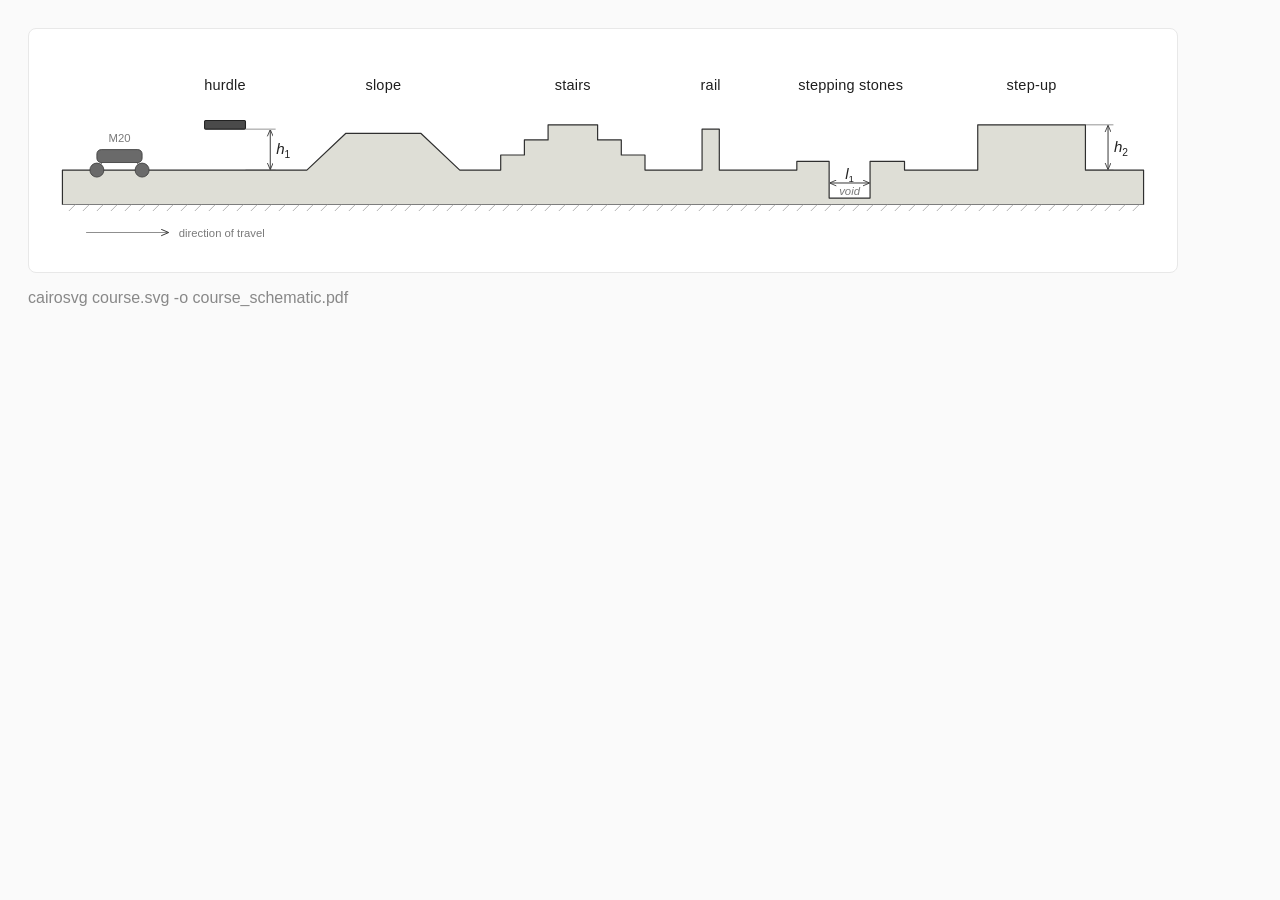
<file: scripts/reinforcement_learning/rsl_rl/report_tools/course_fig/index.html>
<!DOCTYPE html><html><head><meta charset="utf-8"><title>Fig.7 obstacle-course cross-section</title>
<style>body{background:#fafafa;margin:28px;font-family:Arial}.box{max-width:1120px;background:#fff;border:1px solid #e8e8e8;border-radius:8px;padding:14px}code{background:#f0f0f0;padding:1px 5px;border-radius:3px}</style></head><body><div class="box">
<svg xmlns="http://www.w3.org/2000/svg" viewBox="0 0 1040 196" font-family="'Nimbus Sans','Helvetica Neue',Helvetica,Arial,sans-serif">
  <defs>
    <!-- end arrowhead: points along the line (outward at the end) -->
    <marker id="ae" markerWidth="9" markerHeight="8" refX="6.3" refY="3" orient="auto">
      <path d="M0,0 L7,3 L0,6" fill="none" stroke="#333" stroke-width="0.9"/>
    </marker>
    <!-- start arrowhead: points opposite the line (outward at the start) -->
    <marker id="as" markerWidth="9" markerHeight="8" refX="0.7" refY="3" orient="auto">
      <path d="M7,0 L0,3 L7,6" fill="none" stroke="#333" stroke-width="0.9"/>
    </marker>
  </defs>
  <style>
    .terr{fill:#deded6;stroke:#2f2f2f;stroke-width:1.1;stroke-linejoin:round}
    .bar{fill:#4a4a4a;stroke:#222;stroke-width:1}
    .lab{font-size:13.5px;fill:#1f1f1f;text-anchor:middle;letter-spacing:.2px}
    .sym{font-size:14px;font-style:italic;fill:#222;text-anchor:middle}
    .ext{stroke:#5a5a5a;stroke-width:0.6}
    .dml{stroke:#333;stroke-width:0.9;marker-start:url(#as);marker-end:url(#ae)}
    .note{font-size:10.5px;fill:#7a7a7a}
    .rob{fill:#6a6a6a;stroke:#3f3f3f;stroke-width:0.8}
  </style>

  <!-- ===== terrain cross-section (continuous solid) ===== -->
  <path class="terr" d="M18,118 L245,118 L281,84 L351,84 L387,118
    L425,118 L425,104 L447,104 L447,90 L469,90 L469,76 L515,76 L515,90 L537,90 L537,104 L559,104 L559,118
    L612,118 L612,80 L628,80 L628,118
    L700,118 L700,110 L730,110 L730,144 L768,144 L768,110 L800,110 L800,118
    L868,118 L868,76 L968,76 L968,118
    L1022,118 L1022,150 L18,150 Z"/>
  <!-- engineering 'solid ground' hatch ticks under the section -->
  <g stroke="#9a9a9a" stroke-width="0.7">
    <line x1="18" y1="150" x2="1022" y2="150"/>
    <!-- ticks generated below -->
    <line x1="30" y1="150" x2="24" y2="156"/><line x1="43" y1="150" x2="37" y2="156"/><line x1="56" y1="150" x2="50" y2="156"/><line x1="69" y1="150" x2="63" y2="156"/><line x1="82" y1="150" x2="76" y2="156"/><line x1="95" y1="150" x2="89" y2="156"/><line x1="108" y1="150" x2="102" y2="156"/><line x1="121" y1="150" x2="115" y2="156"/><line x1="134" y1="150" x2="128" y2="156"/><line x1="147" y1="150" x2="141" y2="156"/><line x1="160" y1="150" x2="154" y2="156"/><line x1="173" y1="150" x2="167" y2="156"/><line x1="186" y1="150" x2="180" y2="156"/><line x1="199" y1="150" x2="193" y2="156"/><line x1="212" y1="150" x2="206" y2="156"/><line x1="225" y1="150" x2="219" y2="156"/><line x1="238" y1="150" x2="232" y2="156"/><line x1="251" y1="150" x2="245" y2="156"/><line x1="264" y1="150" x2="258" y2="156"/><line x1="277" y1="150" x2="271" y2="156"/><line x1="290" y1="150" x2="284" y2="156"/><line x1="303" y1="150" x2="297" y2="156"/><line x1="316" y1="150" x2="310" y2="156"/><line x1="329" y1="150" x2="323" y2="156"/><line x1="342" y1="150" x2="336" y2="156"/><line x1="355" y1="150" x2="349" y2="156"/><line x1="368" y1="150" x2="362" y2="156"/><line x1="381" y1="150" x2="375" y2="156"/><line x1="394" y1="150" x2="388" y2="156"/><line x1="407" y1="150" x2="401" y2="156"/><line x1="420" y1="150" x2="414" y2="156"/><line x1="433" y1="150" x2="427" y2="156"/><line x1="446" y1="150" x2="440" y2="156"/><line x1="459" y1="150" x2="453" y2="156"/><line x1="472" y1="150" x2="466" y2="156"/><line x1="485" y1="150" x2="479" y2="156"/><line x1="498" y1="150" x2="492" y2="156"/><line x1="511" y1="150" x2="505" y2="156"/><line x1="524" y1="150" x2="518" y2="156"/><line x1="537" y1="150" x2="531" y2="156"/><line x1="550" y1="150" x2="544" y2="156"/><line x1="563" y1="150" x2="557" y2="156"/><line x1="576" y1="150" x2="570" y2="156"/><line x1="589" y1="150" x2="583" y2="156"/><line x1="602" y1="150" x2="596" y2="156"/><line x1="615" y1="150" x2="609" y2="156"/><line x1="628" y1="150" x2="622" y2="156"/><line x1="641" y1="150" x2="635" y2="156"/><line x1="654" y1="150" x2="648" y2="156"/><line x1="667" y1="150" x2="661" y2="156"/><line x1="680" y1="150" x2="674" y2="156"/><line x1="693" y1="150" x2="687" y2="156"/><line x1="706" y1="150" x2="700" y2="156"/><line x1="719" y1="150" x2="713" y2="156"/><line x1="732" y1="150" x2="726" y2="156"/><line x1="745" y1="150" x2="739" y2="156"/><line x1="758" y1="150" x2="752" y2="156"/><line x1="771" y1="150" x2="765" y2="156"/><line x1="784" y1="150" x2="778" y2="156"/><line x1="797" y1="150" x2="791" y2="156"/><line x1="810" y1="150" x2="804" y2="156"/><line x1="823" y1="150" x2="817" y2="156"/><line x1="836" y1="150" x2="830" y2="156"/><line x1="849" y1="150" x2="843" y2="156"/><line x1="862" y1="150" x2="856" y2="156"/><line x1="875" y1="150" x2="869" y2="156"/><line x1="888" y1="150" x2="882" y2="156"/><line x1="901" y1="150" x2="895" y2="156"/><line x1="914" y1="150" x2="908" y2="156"/><line x1="927" y1="150" x2="921" y2="156"/><line x1="940" y1="150" x2="934" y2="156"/><line x1="953" y1="150" x2="947" y2="156"/><line x1="966" y1="150" x2="960" y2="156"/><line x1="979" y1="150" x2="973" y2="156"/><line x1="992" y1="150" x2="986" y2="156"/><line x1="1005" y1="150" x2="999" y2="156"/><line x1="1018" y1="150" x2="1012" y2="156"/>
  </g>

  <!-- crawl-under hurdle bar (floating obstacle) -->
  <rect class="bar" x="150" y="72" width="38" height="8" rx="1"/>

  <!-- ===== M20 robot: minimal flat silhouette (scale) ===== -->
  <g transform="translate(44,0)">
    <!-- symmetric wheeled-legged body: 2 legs + 2 wheels, no head -->
    <path class="rob" d="M12,109 L6,118" stroke-width="2.6" fill="none" stroke-linecap="round"/>
    <path class="rob" d="M42,109 L48,118" stroke-width="2.6" fill="none" stroke-linecap="round"/>
    <rect class="rob" x="6" y="99" width="42" height="12" rx="4"/>
    <circle class="rob" cx="6" cy="118" r="6.5"/>
    <circle class="rob" cx="48" cy="118" r="6.5"/>
    <text x="27" y="92" class="note" text-anchor="middle" fill="#555">M20</text>
  </g>

  <!-- ===== obstacle labels ===== -->
  <text class="lab" x="169" y="44">hurdle</text>
  <text class="lab" x="316" y="44">slope</text>
  <text class="lab" x="492" y="44">stairs</text>
  <text class="lab" x="620" y="44">rail</text>
  <text class="lab" x="750" y="44">stepping stones</text>
  <text class="lab" x="918" y="44">step-up</text>

  <!-- ===== dimensions (engineering style) ===== -->
  <!-- h1: hurdle clearance -->
  <line class="ext" x1="188" y1="80" x2="216" y2="80"/>
  <line class="ext" x1="188" y1="118" x2="216" y2="118"/>
  <line class="dml" x1="211" y1="81" x2="211" y2="117"/>
  <text class="sym" x="223" y="103">h<tspan dy="3.5" font-size="9.5" font-style="normal">1</tspan></text>
  <!-- l1: stepping-stone gap -->
  <line class="dml" x1="731" y1="130" x2="767" y2="130"/>
  <text class="sym" x="749" y="126">l<tspan dy="3" font-size="9" font-style="normal">1</tspan></text>
  <text class="note" x="749" y="141" text-anchor="middle" font-style="italic">void</text>
  <!-- h2: step-up height -->
  <line class="ext" x1="968" y1="76" x2="994" y2="76"/>
  <line class="ext" x1="968" y1="118" x2="994" y2="118"/>
  <line class="dml" x1="989" y1="77" x2="989" y2="117"/>
  <text class="sym" x="1001" y="101">h<tspan dy="3.5" font-size="9.5" font-style="normal">2</tspan></text>

  <!-- direction of travel -->
  <line x1="40" y1="176" x2="116" y2="176" stroke="#8f8f8f" stroke-width="1" marker-end="url(#ae)"/>
  <text class="note" x="126" y="180">direction of travel</text>
</svg>
</div><p style="color:#888">cairosvg course.svg -o course_schematic.pdf</p></body></html>
</file>
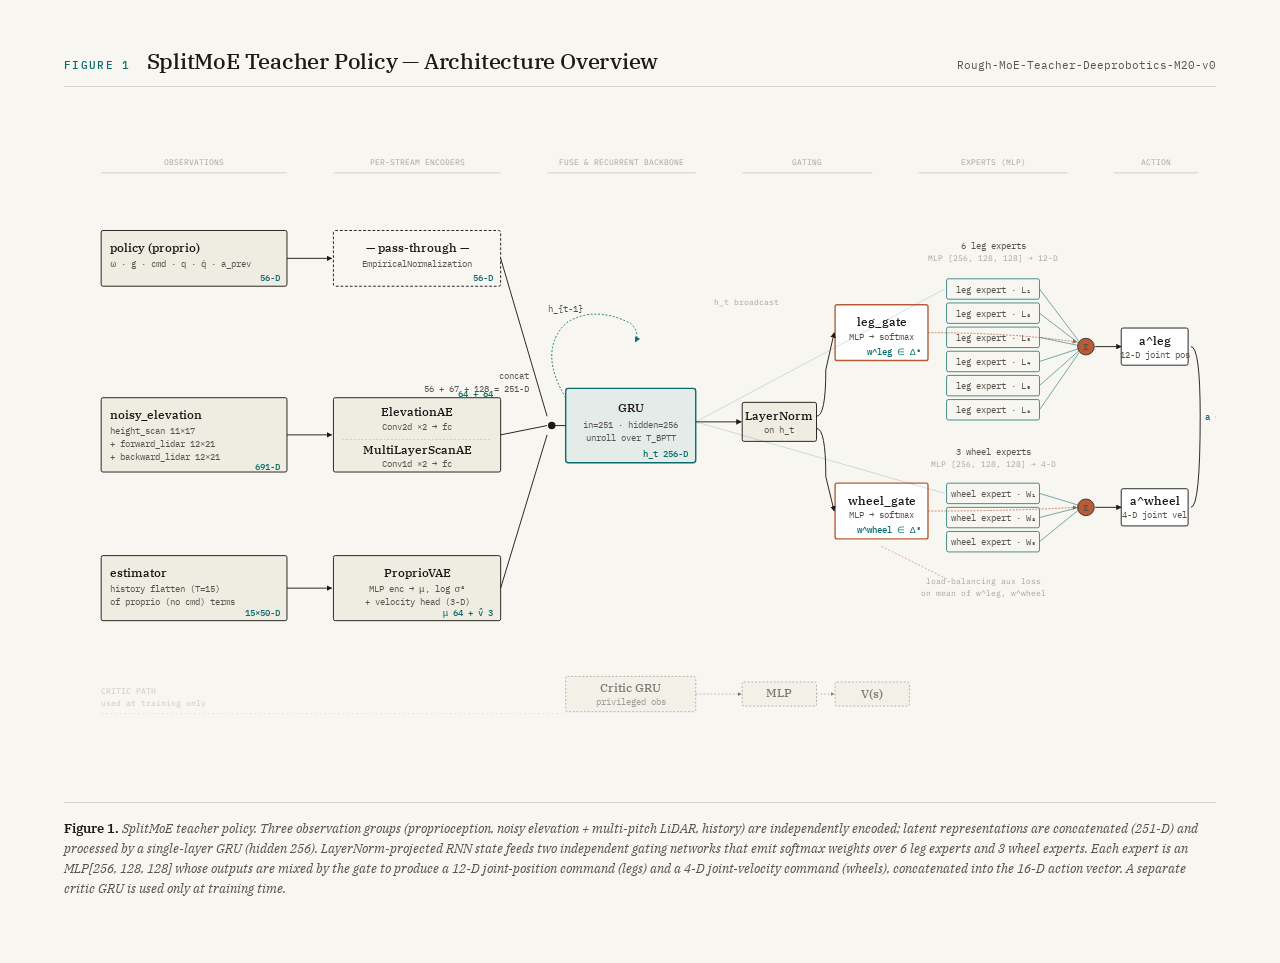
<file: docs/figures/01_architecture.html>
<!DOCTYPE html>
<html lang="en">
<head>
<meta charset="UTF-8">
<title>Figure 1 — SplitMoE Architecture</title>
<link rel="stylesheet" href="style.css">
</head>
<body>
<div class="page">

  <div class="figure-meta">
    <span class="label">Figure&nbsp;1</span>
    <span class="title">SplitMoE Teacher Policy &mdash; Architecture Overview</span>
    <span class="sub">Rough-MoE-Teacher-Deeprobotics-M20-v0</span>
  </div>

  <div class="canvas">
  <svg viewBox="0 0 1240 700" xmlns="http://www.w3.org/2000/svg" aria-label="SplitMoE architecture diagram">

    <defs>
      <!-- Arrowhead -->
      <marker id="arrow" viewBox="0 0 10 10" refX="9" refY="5"
              markerWidth="6" markerHeight="6" orient="auto-start-reverse">
        <path d="M0,0 L10,5 L0,10 z" fill="#1c1917"/>
      </marker>
      <marker id="arrow-teal" viewBox="0 0 10 10" refX="9" refY="5"
              markerWidth="6" markerHeight="6" orient="auto-start-reverse">
        <path d="M0,0 L10,5 L0,10 z" fill="#0a6b6b"/>
      </marker>
      <marker id="arrow-amber" viewBox="0 0 10 10" refX="9" refY="5"
              markerWidth="6" markerHeight="6" orient="auto-start-reverse">
        <path d="M0,0 L10,5 L0,10 z" fill="#b85c38"/>
      </marker>

      <!-- Dotted recurrent self-loop -->
      <pattern id="dots" x="0" y="0" width="4" height="4" patternUnits="userSpaceOnUse">
        <circle cx="1" cy="1" r="0.8" fill="#0a6b6b"/>
      </pattern>
    </defs>

    <!-- ============================================================
         STAGE HEADERS (column labels along the top)
         ============================================================ -->
    <g class="svg-text-tiny" text-anchor="middle">
      <text x="140" y="50">OBSERVATIONS</text>
      <text x="380" y="50">PER-STREAM ENCODERS</text>
      <text x="600" y="50">FUSE &amp; RECURRENT BACKBONE</text>
      <text x="800" y="50">GATING</text>
      <text x="1000" y="50">EXPERTS (MLP)</text>
      <text x="1175" y="50">ACTION</text>

      <line x1="40"  y1="58" x2="240" y2="58" stroke="#a8a29e" stroke-width="0.5"/>
      <line x1="290" y1="58" x2="470" y2="58" stroke="#a8a29e" stroke-width="0.5"/>
      <line x1="520" y1="58" x2="680" y2="58" stroke="#a8a29e" stroke-width="0.5"/>
      <line x1="730" y1="58" x2="870" y2="58" stroke="#a8a29e" stroke-width="0.5"/>
      <line x1="920" y1="58" x2="1080" y2="58" stroke="#a8a29e" stroke-width="0.5"/>
      <line x1="1130" y1="58" x2="1220" y2="58" stroke="#a8a29e" stroke-width="0.5"/>
    </g>

    <!-- ============================================================
         STAGE A — Observations  (x: 40..240)
         ============================================================ -->

    <g id="obs">
      <!-- A1: policy / proprio -->
      <rect x="40" y="120" width="200" height="60" rx="2"
            fill="#efece2" stroke="#1c1917" stroke-width="1"/>
      <text class="svg-text-title" x="50" y="143">policy (proprio)</text>
      <text class="svg-text-mono"  x="50" y="159">ω · g · cmd · q · q̇ · a_prev</text>
      <text class="svg-text-accent" x="232" y="174" text-anchor="end">56-D</text>

      <!-- A2: noisy_elevation -->
      <rect x="40" y="300" width="200" height="80" rx="2"
            fill="#efece2" stroke="#1c1917" stroke-width="1"/>
      <text class="svg-text-title" x="50" y="323">noisy_elevation</text>
      <text class="svg-text-mono"  x="50" y="339">height_scan 11×17</text>
      <text class="svg-text-mono"  x="50" y="353">+ forward_lidar 12×21</text>
      <text class="svg-text-mono"  x="50" y="367">+ backward_lidar 12×21</text>
      <text class="svg-text-accent" x="232" y="378" text-anchor="end">691-D</text>

      <!-- A3: estimator -->
      <rect x="40" y="470" width="200" height="70" rx="2"
            fill="#efece2" stroke="#1c1917" stroke-width="1"/>
      <text class="svg-text-title" x="50" y="493">estimator</text>
      <text class="svg-text-mono"  x="50" y="509">history flatten (T=15)</text>
      <text class="svg-text-mono"  x="50" y="523">of proprio (no cmd) terms</text>
      <text class="svg-text-accent" x="232" y="535" text-anchor="end">15×50-D</text>
    </g>

    <!-- ============================================================
         STAGE B — Encoders  (x: 290..470)
         ============================================================ -->

    <g id="encoders">
      <!-- pass-through for proprio -->
      <rect x="290" y="120" width="180" height="60" rx="2"
            fill="none" stroke="#1c1917" stroke-width="1" stroke-dasharray="3 2"/>
      <text class="svg-text-title" x="380" y="143" text-anchor="middle">— pass-through —</text>
      <text class="svg-text-mono"  x="380" y="159" text-anchor="middle">EmpiricalNormalization</text>
      <text class="svg-text-accent" x="462" y="174" text-anchor="end">56-D</text>

      <!-- ElevationAE + MultiLayerScanAE share frame -->
      <rect x="290" y="300" width="180" height="80" rx="2"
            fill="#efece2" stroke="#1c1917" stroke-width="1"/>
      <text class="svg-text-title" x="380" y="320" text-anchor="middle">ElevationAE</text>
      <text class="svg-text-mono"  x="380" y="335" text-anchor="middle">Conv2d ×2 → fc</text>
      <line x1="300" y1="345" x2="460" y2="345" stroke="#a8a29e" stroke-width="0.5" stroke-dasharray="2 2"/>
      <text class="svg-text-title" x="380" y="361" text-anchor="middle">MultiLayerScanAE</text>
      <text class="svg-text-mono"  x="380" y="375" text-anchor="middle">Conv1d ×2 → fc</text>
      <text class="svg-text-accent" x="462" y="299" text-anchor="end">64 + 64</text>

      <!-- ProprioVAE -->
      <rect x="290" y="470" width="180" height="70" rx="2"
            fill="#efece2" stroke="#1c1917" stroke-width="1"/>
      <text class="svg-text-title" x="380" y="493" text-anchor="middle">ProprioVAE</text>
      <text class="svg-text-mono"  x="380" y="509" text-anchor="middle">MLP enc → μ, log σ²</text>
      <text class="svg-text-mono"  x="380" y="523" text-anchor="middle">+ velocity head (3-D)</text>
      <text class="svg-text-accent" x="462" y="535" text-anchor="end">μ 64 + v̂ 3</text>
    </g>

    <!-- Obs → Encoder arrows -->
    <g stroke="#1c1917" stroke-width="1" fill="none" marker-end="url(#arrow)">
      <line x1="240" y1="150" x2="288" y2="150"/>
      <line x1="240" y1="340" x2="288" y2="340"/>
      <line x1="240" y1="505" x2="288" y2="505"/>
    </g>

    <!-- ============================================================
         STAGE C — Fuse + GRU  (x: 520..680)
         ============================================================ -->

    <g id="fuse-gru">
      <!-- Concat funnel (3 lines collapse into 1) -->
      <g stroke="#1c1917" stroke-width="1" fill="none">
        <line x1="470" y1="150" x2="520" y2="320"/>
        <line x1="470" y1="340" x2="520" y2="330"/>
        <line x1="470" y1="505" x2="520" y2="340"/>
      </g>
      <circle cx="525" cy="330" r="4" fill="#1c1917"/>
      <text class="svg-text-mono" x="500" y="280" text-anchor="end">concat</text>
      <text class="svg-text-mono" x="500" y="294" text-anchor="end" fill="#0a6b6b">56 + 67 + 128 = 251-D</text>

      <!-- GRU box -->
      <rect x="540" y="290" width="140" height="80" rx="3"
            fill="#e3ece9" stroke="#0a6b6b" stroke-width="1.5"/>
      <text class="svg-text-title" x="610" y="315" text-anchor="middle" fill="#0a6b6b">GRU</text>
      <text class="svg-text-mono"  x="610" y="333" text-anchor="middle">in=251 · hidden=256</text>
      <text class="svg-text-mono"  x="610" y="347" text-anchor="middle">unroll over T_BPTT</text>
      <text class="svg-text-accent" x="672" y="364" text-anchor="end">h_t 256-D</text>

      <!-- Recurrent self-loop -->
      <path d="M 540 300 Q 510 250, 540 220 Q 570 200, 610 220 Q 620 230, 615 240"
            stroke="#0a6b6b" stroke-width="1" stroke-dasharray="2 2" fill="none"
            marker-end="url(#arrow-teal)"/>
      <text class="svg-text-mono" x="540" y="208" text-anchor="middle" fill="#0a6b6b">h_{t-1}</text>

      <!-- concat → GRU connector -->
      <line x1="528" y1="330" x2="540" y2="330" stroke="#1c1917" stroke-width="1"/>
    </g>

    <!-- ============================================================
         STAGE D — Gates (x: 730..870)
         ============================================================ -->

    <g id="gates">
      <!-- LayerNorm -->
      <rect x="730" y="305" width="80" height="42" rx="2"
            fill="#efece2" stroke="#1c1917" stroke-width="1"/>
      <text class="svg-text-title" x="770" y="324" text-anchor="middle">LayerNorm</text>
      <text class="svg-text-mono"  x="770" y="338" text-anchor="middle">on h_t</text>

      <!-- GRU → LayerNorm -->
      <line x1="680" y1="326" x2="729" y2="326" stroke="#1c1917" stroke-width="1" marker-end="url(#arrow)"/>

      <!-- leg_gate -->
      <rect x="830" y="200" width="100" height="60" rx="2"
            fill="#fff" stroke="#b85c38" stroke-width="1.5"/>
      <text class="svg-text-title" x="880" y="223" text-anchor="middle" fill="#b85c38">leg_gate</text>
      <text class="svg-text-mono"  x="880" y="238" text-anchor="middle">MLP → softmax</text>
      <text class="svg-text-accent" x="922" y="254" text-anchor="end" fill="#b85c38">w^leg ∈ Δ⁶</text>

      <!-- wheel_gate -->
      <rect x="830" y="392" width="100" height="60" rx="2"
            fill="#fff" stroke="#b85c38" stroke-width="1.5"/>
      <text class="svg-text-title" x="880" y="415" text-anchor="middle" fill="#b85c38">wheel_gate</text>
      <text class="svg-text-mono"  x="880" y="430" text-anchor="middle">MLP → softmax</text>
      <text class="svg-text-accent" x="922" y="446" text-anchor="end" fill="#b85c38">w^wheel ∈ Δ³</text>

      <!-- LayerNorm → gates -->
      <g stroke="#1c1917" stroke-width="1" fill="none" marker-end="url(#arrow)">
        <path d="M 810 320 Q 820 320, 820 270 L 829 230"/>
        <path d="M 810 333 Q 820 333, 820 385 L 829 422"/>
      </g>
    </g>

    <!-- ============================================================
         STAGE E — Experts (x: 920..1080)
         ============================================================ -->

    <g id="experts">
      <!-- 6 leg experts -->
      <g>
        <text class="svg-text-mono" x="1000" y="140" text-anchor="middle">6 leg experts</text>
        <text class="svg-text-tiny" x="1000" y="153" text-anchor="middle">MLP [256, 128, 128] → 12-D</text>
      </g>
      <g id="leg-experts">
        <!-- each leg expert is a small box stacked vertically -->
        <g>
          <rect x="950" y="172" width="100" height="22" rx="2" fill="none" stroke="#0a6b6b" stroke-width="0.8"/>
          <text class="svg-text-mono" x="1000" y="187" text-anchor="middle" fill="#0a6b6b">leg expert · L₁</text>
        </g>
        <g>
          <rect x="950" y="198" width="100" height="22" rx="2" fill="none" stroke="#0a6b6b" stroke-width="0.8"/>
          <text class="svg-text-mono" x="1000" y="213" text-anchor="middle" fill="#0a6b6b">leg expert · L₂</text>
        </g>
        <g>
          <rect x="950" y="224" width="100" height="22" rx="2" fill="none" stroke="#0a6b6b" stroke-width="0.8"/>
          <text class="svg-text-mono" x="1000" y="239" text-anchor="middle" fill="#0a6b6b">leg expert · L₃</text>
        </g>
        <g>
          <rect x="950" y="250" width="100" height="22" rx="2" fill="none" stroke="#0a6b6b" stroke-width="0.8"/>
          <text class="svg-text-mono" x="1000" y="265" text-anchor="middle" fill="#0a6b6b">leg expert · L₄</text>
        </g>
        <g>
          <rect x="950" y="276" width="100" height="22" rx="2" fill="none" stroke="#0a6b6b" stroke-width="0.8"/>
          <text class="svg-text-mono" x="1000" y="291" text-anchor="middle" fill="#0a6b6b">leg expert · L₅</text>
        </g>
        <g>
          <rect x="950" y="302" width="100" height="22" rx="2" fill="none" stroke="#0a6b6b" stroke-width="0.8"/>
          <text class="svg-text-mono" x="1000" y="317" text-anchor="middle" fill="#0a6b6b">leg expert · L₆</text>
        </g>
      </g>

      <!-- 3 wheel experts -->
      <g>
        <text class="svg-text-mono" x="1000" y="362" text-anchor="middle">3 wheel experts</text>
        <text class="svg-text-tiny" x="1000" y="375" text-anchor="middle">MLP [256, 128, 128] → 4-D</text>
      </g>
      <g id="wheel-experts">
        <g>
          <rect x="950" y="392" width="100" height="22" rx="2" fill="none" stroke="#0a6b6b" stroke-width="0.8"/>
          <text class="svg-text-mono" x="1000" y="407" text-anchor="middle" fill="#0a6b6b">wheel expert · W₁</text>
        </g>
        <g>
          <rect x="950" y="418" width="100" height="22" rx="2" fill="none" stroke="#0a6b6b" stroke-width="0.8"/>
          <text class="svg-text-mono" x="1000" y="433" text-anchor="middle" fill="#0a6b6b">wheel expert · W₂</text>
        </g>
        <g>
          <rect x="950" y="444" width="100" height="22" rx="2" fill="none" stroke="#0a6b6b" stroke-width="0.8"/>
          <text class="svg-text-mono" x="1000" y="459" text-anchor="middle" fill="#0a6b6b">wheel expert · W₃</text>
        </g>
      </g>

      <!-- h_t → experts (faint) -->
      <g stroke="#0a6b6b" stroke-width="0.5" fill="none" opacity="0.4">
        <line x1="680" y1="326" x2="948" y2="183"/>
        <line x1="680" y1="326" x2="948" y2="403"/>
      </g>
      <text class="svg-text-tiny" x="700" y="200" fill="#0a6b6b">h_t broadcast</text>
    </g>

    <!-- ============================================================
         STAGE F — Action (x: 1120..1240)
         ============================================================ -->

    <g id="action">
      <!-- weighted sum nodes -->
      <circle cx="1100" cy="245" r="9" fill="#b85c38" stroke="#1c1917" stroke-width="0.8"/>
      <text class="svg-text-mono" x="1100" y="249" text-anchor="middle" fill="#fff" font-weight="600">Σ</text>
      <circle cx="1100" cy="418" r="9" fill="#b85c38" stroke="#1c1917" stroke-width="0.8"/>
      <text class="svg-text-mono" x="1100" y="422" text-anchor="middle" fill="#fff" font-weight="600">Σ</text>

      <!-- gate → Σ thin arrows -->
      <g stroke="#b85c38" stroke-width="0.8" fill="none" marker-end="url(#arrow-amber)" stroke-dasharray="2 1.5">
        <path d="M 930 230 Q 1020 230, 1090 240"/>
        <path d="M 930 422 Q 1020 422, 1090 418"/>
      </g>

      <!-- expert → Σ -->
      <g stroke="#0a6b6b" stroke-width="0.6" fill="none">
        <line x1="1050" y1="183" x2="1093" y2="240"/>
        <line x1="1050" y1="209" x2="1093" y2="242"/>
        <line x1="1050" y1="235" x2="1093" y2="244"/>
        <line x1="1050" y1="261" x2="1093" y2="247"/>
        <line x1="1050" y1="287" x2="1093" y2="249"/>
        <line x1="1050" y1="313" x2="1093" y2="251"/>
        <line x1="1050" y1="403" x2="1093" y2="416"/>
        <line x1="1050" y1="429" x2="1093" y2="418"/>
        <line x1="1050" y1="455" x2="1093" y2="420"/>
      </g>

      <!-- Σ → output -->
      <line x1="1110" y1="245" x2="1138" y2="245" stroke="#1c1917" stroke-width="1" marker-end="url(#arrow)"/>
      <line x1="1110" y1="418" x2="1138" y2="418" stroke="#1c1917" stroke-width="1" marker-end="url(#arrow)"/>

      <!-- Action output box -->
      <rect x="1138" y="225" width="72" height="40" rx="2"
            fill="#fff" stroke="#1c1917" stroke-width="1"/>
      <text class="svg-text-title" x="1174" y="243" text-anchor="middle">a^leg</text>
      <text class="svg-text-mono"  x="1174" y="257" text-anchor="middle">12-D joint pos</text>

      <rect x="1138" y="398" width="72" height="40" rx="2"
            fill="#fff" stroke="#1c1917" stroke-width="1"/>
      <text class="svg-text-title" x="1174" y="416" text-anchor="middle">a^wheel</text>
      <text class="svg-text-mono"  x="1174" y="430" text-anchor="middle">4-D joint vel</text>

      <!-- concat brace into 16-D action -->
      <path d="M 1213 245 Q 1223 245 1223 320 Q 1223 418 1213 418"
            stroke="#1c1917" stroke-width="1" fill="none"/>
      <text class="svg-text-accent" x="1228" y="324" text-anchor="start" fill="#0a6b6b">a ∈ ℝ¹⁶</text>
    </g>

    <!-- ============================================================
         CRITIC branch (subtle, beneath the actor flow)
         ============================================================ -->

    <g id="critic" opacity="0.55">
      <rect x="540" y="600" width="140" height="38" rx="2"
            fill="#efece2" stroke="#57534e" stroke-width="0.8" stroke-dasharray="2 2"/>
      <text class="svg-text-title" x="610" y="617" text-anchor="middle">Critic GRU</text>
      <text class="svg-text-mono"  x="610" y="631" text-anchor="middle">privileged obs</text>

      <rect x="730" y="606" width="80" height="26" rx="2"
            fill="#efece2" stroke="#57534e" stroke-width="0.8" stroke-dasharray="2 2"/>
      <text class="svg-text-title" x="770" y="622" text-anchor="middle">MLP</text>

      <rect x="830" y="606" width="80" height="26" rx="2"
            fill="#efece2" stroke="#57534e" stroke-width="0.8" stroke-dasharray="2 2"/>
      <text class="svg-text-title" x="870" y="623" text-anchor="middle">V(s)</text>

      <g stroke="#57534e" stroke-width="0.7" fill="none" marker-end="url(#arrow)" stroke-dasharray="2 2">
        <line x1="680" y1="619" x2="729" y2="619"/>
        <line x1="810" y1="619" x2="829" y2="619"/>
      </g>

      <text class="svg-text-tiny" x="40" y="619">CRITIC PATH</text>
      <text class="svg-text-tiny" x="40" y="632">used at training only</text>
      <line x1="40" y1="640" x2="540" y2="640" stroke="#a8a29e" stroke-width="0.4" stroke-dasharray="2 3"/>
    </g>

    <!-- ============================================================
         Aux loss callouts
         ============================================================ -->
    <g class="svg-text-tiny" fill="#b85c38">
      <text x="990" y="500" text-anchor="middle">
        load-balancing aux loss
      </text>
      <text x="990" y="513" text-anchor="middle">
        on mean of w^leg, w^wheel
      </text>
    </g>
    <path d="M 880 460 Q 920 480, 950 495" stroke="#b85c38" stroke-width="0.6" fill="none" stroke-dasharray="2 2"/>
  </svg>
  </div>

  <div class="caption">
    <b>Figure 1.</b>
    SplitMoE teacher policy. Three observation groups
    (proprioception, noisy elevation + multi-pitch LiDAR, history)
    are independently encoded; latent representations are concatenated
    (251-D) and processed by a single-layer GRU (hidden 256).
    LayerNorm-projected RNN state feeds two independent gating networks
    that emit softmax weights over <i>6 leg experts</i> and
    <i>3 wheel experts</i>. Each expert is an MLP[256, 128, 128]
    whose outputs are mixed by the gate to produce a 12-D joint-position
    command (legs) and a 4-D joint-velocity command (wheels),
    concatenated into the 16-D action vector. A separate critic GRU is
    used only at training time.
  </div>

</div>
</body>
</html>
</file>
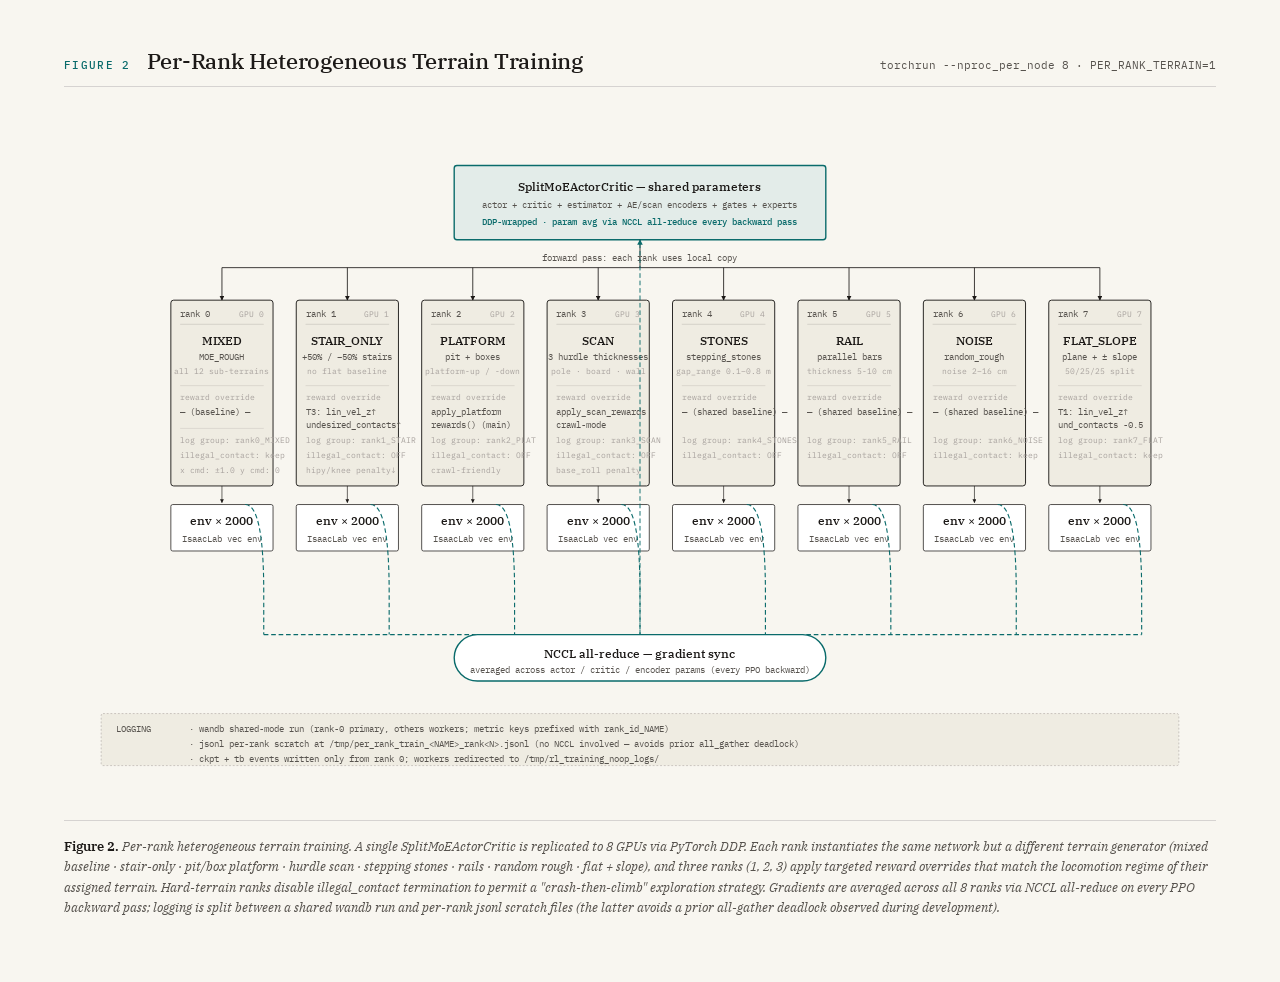
<file: docs/figures/02_per_rank_training.html>
<!DOCTYPE html>
<html lang="en">
<head>
<meta charset="UTF-8">
<title>Figure 2 — Per-Rank Training Topology</title>
<link rel="stylesheet" href="style.css">
</head>
<body>
<div class="page">

  <div class="figure-meta">
    <span class="label">Figure&nbsp;2</span>
    <span class="title">Per-Rank Heterogeneous Terrain Training</span>
    <span class="sub">torchrun --nproc_per_node 8 · PER_RANK_TERRAIN=1</span>
  </div>

  <div class="canvas">
  <svg viewBox="0 0 1240 720" xmlns="http://www.w3.org/2000/svg" aria-label="Per-rank training topology">

    <defs>
      <marker id="arrow2" viewBox="0 0 10 10" refX="9" refY="5"
              markerWidth="6" markerHeight="6" orient="auto-start-reverse">
        <path d="M0,0 L10,5 L0,10 z" fill="#1c1917"/>
      </marker>
      <marker id="arrow-up" viewBox="0 0 10 10" refX="9" refY="5"
              markerWidth="6" markerHeight="6" orient="auto-start-reverse">
        <path d="M0,0 L10,5 L0,10 z" fill="#0a6b6b"/>
      </marker>
    </defs>

    <!-- ============================================================
         TOP: shared policy
         ============================================================ -->
    <g id="shared-policy">
      <rect x="420" y="50" width="400" height="80" rx="3"
            fill="#e3ece9" stroke="#0a6b6b" stroke-width="1.5"/>
      <text class="svg-text-title" x="620" y="78" text-anchor="middle" fill="#0a6b6b">
        SplitMoEActorCritic — shared parameters
      </text>
      <text class="svg-text-mono" x="620" y="96" text-anchor="middle">
        actor + critic + estimator + AE/scan encoders + gates + experts
      </text>
      <text class="svg-text-accent" x="620" y="114" text-anchor="middle">
        DDP-wrapped · param avg via NCCL all-reduce every backward pass
      </text>
    </g>

    <!-- Down-arrow: replication -->
    <g stroke="#1c1917" stroke-width="0.9" fill="none">
      <line x1="170" y1="160" x2="170" y2="195" marker-end="url(#arrow2)"/>
      <line x1="305" y1="160" x2="305" y2="195" marker-end="url(#arrow2)"/>
      <line x1="440" y1="160" x2="440" y2="195" marker-end="url(#arrow2)"/>
      <line x1="575" y1="160" x2="575" y2="195" marker-end="url(#arrow2)"/>
      <line x1="710" y1="160" x2="710" y2="195" marker-end="url(#arrow2)"/>
      <line x1="845" y1="160" x2="845" y2="195" marker-end="url(#arrow2)"/>
      <line x1="980" y1="160" x2="980" y2="195" marker-end="url(#arrow2)"/>
      <line x1="1115" y1="160" x2="1115" y2="195" marker-end="url(#arrow2)"/>
      <!-- horizontal bus -->
      <path d="M 170 160 L 1115 160" stroke="#1c1917" stroke-width="0.9"/>
      <path d="M 620 130 L 620 160" stroke="#1c1917" stroke-width="0.9"/>
    </g>
    <text class="svg-text-mono" x="620" y="153" text-anchor="middle" fill="#57534e">
      forward pass: each rank uses local copy
    </text>

    <!-- ============================================================
         MIDDLE: 8 rank tiles
         ============================================================ -->

    <!-- Helper: each rank tile is 110 wide, centered at x=170, 305, 440, ... -->

    <g id="tile-0" transform="translate(115 195)">
      <rect width="110" height="200" rx="3" fill="#efece2" stroke="#1c1917" stroke-width="1"/>
      <text class="svg-text-mono" x="10" y="18" fill="#0a6b6b">rank 0</text>
      <text class="svg-text-tiny" x="100" y="18" text-anchor="end" fill="#a8a29e">GPU 0</text>
      <line x1="10" y1="26" x2="100" y2="26" stroke="#a8a29e" stroke-width="0.4"/>
      <text class="svg-text-title" x="55" y="48" text-anchor="middle">MIXED</text>
      <text class="svg-text-mono"  x="55" y="64" text-anchor="middle">MOE_ROUGH</text>
      <text class="svg-text-tiny"  x="55" y="80" text-anchor="middle">all 12 sub-terrains</text>
      <line x1="10" y1="92" x2="100" y2="92" stroke="#a8a29e" stroke-width="0.3"/>
      <text class="svg-text-tiny" x="10" y="108" fill="#b85c38">reward override</text>
      <text class="svg-text-mono" x="10" y="124">— (baseline) —</text>
      <line x1="10" y1="138" x2="100" y2="138" stroke="#a8a29e" stroke-width="0.3"/>
      <text class="svg-text-tiny" x="10" y="154">log group: rank0_MIXED</text>
      <text class="svg-text-tiny" x="10" y="170">illegal_contact: keep</text>
      <text class="svg-text-tiny" x="10" y="186">x cmd: ±1.0  y cmd: 0</text>
    </g>

    <g id="tile-1" transform="translate(250 195)">
      <rect width="110" height="200" rx="3" fill="#efece2" stroke="#1c1917" stroke-width="1"/>
      <text class="svg-text-mono" x="10" y="18" fill="#0a6b6b">rank 1</text>
      <text class="svg-text-tiny" x="100" y="18" text-anchor="end" fill="#a8a29e">GPU 1</text>
      <line x1="10" y1="26" x2="100" y2="26" stroke="#a8a29e" stroke-width="0.4"/>
      <text class="svg-text-title" x="55" y="48" text-anchor="middle">STAIR_ONLY</text>
      <text class="svg-text-mono"  x="55" y="64" text-anchor="middle">+50% / −50% stairs</text>
      <text class="svg-text-tiny"  x="55" y="80" text-anchor="middle">no flat baseline</text>
      <line x1="10" y1="92" x2="100" y2="92" stroke="#a8a29e" stroke-width="0.3"/>
      <text class="svg-text-tiny" x="10" y="108" fill="#b85c38">reward override</text>
      <text class="svg-text-mono" x="10" y="124">T3: lin_vel_z↑</text>
      <text class="svg-text-mono" x="10" y="138">undesired_contacts↑</text>
      <text class="svg-text-tiny" x="10" y="154">log group: rank1_STAIR</text>
      <text class="svg-text-tiny" x="10" y="170" fill="#b85c38">illegal_contact: OFF</text>
      <text class="svg-text-tiny" x="10" y="186">hipy/knee penalty↓</text>
    </g>

    <g id="tile-2" transform="translate(385 195)">
      <rect width="110" height="200" rx="3" fill="#efece2" stroke="#1c1917" stroke-width="1"/>
      <text class="svg-text-mono" x="10" y="18" fill="#0a6b6b">rank 2</text>
      <text class="svg-text-tiny" x="100" y="18" text-anchor="end" fill="#a8a29e">GPU 2</text>
      <line x1="10" y1="26" x2="100" y2="26" stroke="#a8a29e" stroke-width="0.4"/>
      <text class="svg-text-title" x="55" y="48" text-anchor="middle">PLATFORM</text>
      <text class="svg-text-mono"  x="55" y="64" text-anchor="middle">pit + boxes</text>
      <text class="svg-text-tiny"  x="55" y="80" text-anchor="middle">platform-up / -down</text>
      <line x1="10" y1="92" x2="100" y2="92" stroke="#a8a29e" stroke-width="0.3"/>
      <text class="svg-text-tiny" x="10" y="108" fill="#b85c38">reward override</text>
      <text class="svg-text-mono" x="10" y="124">apply_platform</text>
      <text class="svg-text-mono" x="10" y="138">rewards()  (main)</text>
      <text class="svg-text-tiny" x="10" y="154">log group: rank2_PLAT</text>
      <text class="svg-text-tiny" x="10" y="170" fill="#b85c38">illegal_contact: OFF</text>
      <text class="svg-text-tiny" x="10" y="186">crawl-friendly</text>
    </g>

    <g id="tile-3" transform="translate(520 195)">
      <rect width="110" height="200" rx="3" fill="#efece2" stroke="#1c1917" stroke-width="1"/>
      <text class="svg-text-mono" x="10" y="18" fill="#0a6b6b">rank 3</text>
      <text class="svg-text-tiny" x="100" y="18" text-anchor="end" fill="#a8a29e">GPU 3</text>
      <line x1="10" y1="26" x2="100" y2="26" stroke="#a8a29e" stroke-width="0.4"/>
      <text class="svg-text-title" x="55" y="48" text-anchor="middle">SCAN</text>
      <text class="svg-text-mono"  x="55" y="64" text-anchor="middle">3 hurdle thicknesses</text>
      <text class="svg-text-tiny"  x="55" y="80" text-anchor="middle">pole · board · wall</text>
      <line x1="10" y1="92" x2="100" y2="92" stroke="#a8a29e" stroke-width="0.3"/>
      <text class="svg-text-tiny" x="10" y="108" fill="#b85c38">reward override</text>
      <text class="svg-text-mono" x="10" y="124">apply_scan_rewards</text>
      <text class="svg-text-mono" x="10" y="138">crawl-mode</text>
      <text class="svg-text-tiny" x="10" y="154">log group: rank3_SCAN</text>
      <text class="svg-text-tiny" x="10" y="170" fill="#b85c38">illegal_contact: OFF</text>
      <text class="svg-text-tiny" x="10" y="186">base_roll penalty</text>
    </g>

    <g id="tile-4" transform="translate(655 195)">
      <rect width="110" height="200" rx="3" fill="#efece2" stroke="#1c1917" stroke-width="1"/>
      <text class="svg-text-mono" x="10" y="18" fill="#0a6b6b">rank 4</text>
      <text class="svg-text-tiny" x="100" y="18" text-anchor="end" fill="#a8a29e">GPU 4</text>
      <line x1="10" y1="26" x2="100" y2="26" stroke="#a8a29e" stroke-width="0.4"/>
      <text class="svg-text-title" x="55" y="48" text-anchor="middle">STONES</text>
      <text class="svg-text-mono"  x="55" y="64" text-anchor="middle">stepping_stones</text>
      <text class="svg-text-tiny"  x="55" y="80" text-anchor="middle">gap_range 0.1–0.8 m</text>
      <line x1="10" y1="92" x2="100" y2="92" stroke="#a8a29e" stroke-width="0.3"/>
      <text class="svg-text-tiny" x="10" y="108" fill="#b85c38">reward override</text>
      <text class="svg-text-mono" x="10" y="124">— (shared baseline) —</text>
      <text class="svg-text-tiny" x="10" y="154">log group: rank4_STONES</text>
      <text class="svg-text-tiny" x="10" y="170" fill="#b85c38">illegal_contact: OFF</text>
    </g>

    <g id="tile-5" transform="translate(790 195)">
      <rect width="110" height="200" rx="3" fill="#efece2" stroke="#1c1917" stroke-width="1"/>
      <text class="svg-text-mono" x="10" y="18" fill="#0a6b6b">rank 5</text>
      <text class="svg-text-tiny" x="100" y="18" text-anchor="end" fill="#a8a29e">GPU 5</text>
      <line x1="10" y1="26" x2="100" y2="26" stroke="#a8a29e" stroke-width="0.4"/>
      <text class="svg-text-title" x="55" y="48" text-anchor="middle">RAIL</text>
      <text class="svg-text-mono"  x="55" y="64" text-anchor="middle">parallel bars</text>
      <text class="svg-text-tiny"  x="55" y="80" text-anchor="middle">thickness 5-10 cm</text>
      <line x1="10" y1="92" x2="100" y2="92" stroke="#a8a29e" stroke-width="0.3"/>
      <text class="svg-text-tiny" x="10" y="108" fill="#b85c38">reward override</text>
      <text class="svg-text-mono" x="10" y="124">— (shared baseline) —</text>
      <text class="svg-text-tiny" x="10" y="154">log group: rank5_RAIL</text>
      <text class="svg-text-tiny" x="10" y="170" fill="#b85c38">illegal_contact: OFF</text>
    </g>

    <g id="tile-6" transform="translate(925 195)">
      <rect width="110" height="200" rx="3" fill="#efece2" stroke="#1c1917" stroke-width="1"/>
      <text class="svg-text-mono" x="10" y="18" fill="#0a6b6b">rank 6</text>
      <text class="svg-text-tiny" x="100" y="18" text-anchor="end" fill="#a8a29e">GPU 6</text>
      <line x1="10" y1="26" x2="100" y2="26" stroke="#a8a29e" stroke-width="0.4"/>
      <text class="svg-text-title" x="55" y="48" text-anchor="middle">NOISE</text>
      <text class="svg-text-mono"  x="55" y="64" text-anchor="middle">random_rough</text>
      <text class="svg-text-tiny"  x="55" y="80" text-anchor="middle">noise 2–16 cm</text>
      <line x1="10" y1="92" x2="100" y2="92" stroke="#a8a29e" stroke-width="0.3"/>
      <text class="svg-text-tiny" x="10" y="108" fill="#b85c38">reward override</text>
      <text class="svg-text-mono" x="10" y="124">— (shared baseline) —</text>
      <text class="svg-text-tiny" x="10" y="154">log group: rank6_NOISE</text>
      <text class="svg-text-tiny" x="10" y="170">illegal_contact: keep</text>
    </g>

    <g id="tile-7" transform="translate(1060 195)">
      <rect width="110" height="200" rx="3" fill="#efece2" stroke="#1c1917" stroke-width="1"/>
      <text class="svg-text-mono" x="10" y="18" fill="#0a6b6b">rank 7</text>
      <text class="svg-text-tiny" x="100" y="18" text-anchor="end" fill="#a8a29e">GPU 7</text>
      <line x1="10" y1="26" x2="100" y2="26" stroke="#a8a29e" stroke-width="0.4"/>
      <text class="svg-text-title" x="55" y="48" text-anchor="middle">FLAT_SLOPE</text>
      <text class="svg-text-mono"  x="55" y="64" text-anchor="middle">plane + ± slope</text>
      <text class="svg-text-tiny"  x="55" y="80" text-anchor="middle">50/25/25 split</text>
      <line x1="10" y1="92" x2="100" y2="92" stroke="#a8a29e" stroke-width="0.3"/>
      <text class="svg-text-tiny" x="10" y="108" fill="#b85c38">reward override</text>
      <text class="svg-text-mono" x="10" y="124">T1: lin_vel_z↑</text>
      <text class="svg-text-mono" x="10" y="138">und_contacts -0.5</text>
      <text class="svg-text-tiny" x="10" y="154">log group: rank7_FLAT</text>
      <text class="svg-text-tiny" x="10" y="170">illegal_contact: keep</text>
    </g>

    <!-- ============================================================
         BOTTOM: envs + gradient backflow
         ============================================================ -->

    <!-- Env strip -->
    <g id="envs">
      <g transform="translate(115 415)">
        <rect width="110" height="50" rx="2" fill="#fff" stroke="#1c1917" stroke-width="0.8"/>
        <text class="svg-text-title" x="55" y="22" text-anchor="middle">env × 2000</text>
        <text class="svg-text-mono" x="55" y="40" text-anchor="middle">IsaacLab vec env</text>
      </g>
      <g transform="translate(250 415)"><rect width="110" height="50" rx="2" fill="#fff" stroke="#1c1917" stroke-width="0.8"/><text class="svg-text-title" x="55" y="22" text-anchor="middle">env × 2000</text><text class="svg-text-mono" x="55" y="40" text-anchor="middle">IsaacLab vec env</text></g>
      <g transform="translate(385 415)"><rect width="110" height="50" rx="2" fill="#fff" stroke="#1c1917" stroke-width="0.8"/><text class="svg-text-title" x="55" y="22" text-anchor="middle">env × 2000</text><text class="svg-text-mono" x="55" y="40" text-anchor="middle">IsaacLab vec env</text></g>
      <g transform="translate(520 415)"><rect width="110" height="50" rx="2" fill="#fff" stroke="#1c1917" stroke-width="0.8"/><text class="svg-text-title" x="55" y="22" text-anchor="middle">env × 2000</text><text class="svg-text-mono" x="55" y="40" text-anchor="middle">IsaacLab vec env</text></g>
      <g transform="translate(655 415)"><rect width="110" height="50" rx="2" fill="#fff" stroke="#1c1917" stroke-width="0.8"/><text class="svg-text-title" x="55" y="22" text-anchor="middle">env × 2000</text><text class="svg-text-mono" x="55" y="40" text-anchor="middle">IsaacLab vec env</text></g>
      <g transform="translate(790 415)"><rect width="110" height="50" rx="2" fill="#fff" stroke="#1c1917" stroke-width="0.8"/><text class="svg-text-title" x="55" y="22" text-anchor="middle">env × 2000</text><text class="svg-text-mono" x="55" y="40" text-anchor="middle">IsaacLab vec env</text></g>
      <g transform="translate(925 415)"><rect width="110" height="50" rx="2" fill="#fff" stroke="#1c1917" stroke-width="0.8"/><text class="svg-text-title" x="55" y="22" text-anchor="middle">env × 2000</text><text class="svg-text-mono" x="55" y="40" text-anchor="middle">IsaacLab vec env</text></g>
      <g transform="translate(1060 415)"><rect width="110" height="50" rx="2" fill="#fff" stroke="#1c1917" stroke-width="0.8"/><text class="svg-text-title" x="55" y="22" text-anchor="middle">env × 2000</text><text class="svg-text-mono" x="55" y="40" text-anchor="middle">IsaacLab vec env</text></g>
    </g>

    <!-- Tile → env arrows -->
    <g stroke="#1c1917" stroke-width="0.7" fill="none" marker-end="url(#arrow2)">
      <line x1="170" y1="395" x2="170" y2="413"/>
      <line x1="305" y1="395" x2="305" y2="413"/>
      <line x1="440" y1="395" x2="440" y2="413"/>
      <line x1="575" y1="395" x2="575" y2="413"/>
      <line x1="710" y1="395" x2="710" y2="413"/>
      <line x1="845" y1="395" x2="845" y2="413"/>
      <line x1="980" y1="395" x2="980" y2="413"/>
      <line x1="1115" y1="395" x2="1115" y2="413"/>
    </g>

    <!-- Backward gradient flow path -->
    <g stroke="#0a6b6b" stroke-width="1.2" fill="none" stroke-dasharray="5 3">
      <!-- vertical risers from envs back up -->
      <path d="M 195 415 Q 215 415, 215 510 L 215 555"/>
      <path d="M 330 415 Q 350 415, 350 510 L 350 555"/>
      <path d="M 465 415 Q 485 415, 485 510 L 485 555"/>
      <path d="M 600 415 Q 620 415, 620 510 L 620 555"/>
      <path d="M 735 415 Q 755 415, 755 510 L 755 555"/>
      <path d="M 870 415 Q 890 415, 890 510 L 890 555"/>
      <path d="M 1005 415 Q 1025 415, 1025 510 L 1025 555"/>
      <path d="M 1140 415 Q 1160 415, 1160 510 L 1160 555"/>

      <!-- horizontal bus into ring -->
      <path d="M 215 555 L 1160 555"/>
    </g>

    <!-- Gradient all-reduce ring -->
    <g id="all-reduce">
      <rect x="420" y="555" width="400" height="50" rx="25"
            fill="#fff" stroke="#0a6b6b" stroke-width="1.5"/>
      <text class="svg-text-title" x="620" y="580" text-anchor="middle" fill="#0a6b6b">
        NCCL all-reduce — gradient sync
      </text>
      <text class="svg-text-mono" x="620" y="596" text-anchor="middle">
        averaged across actor / critic / encoder params (every PPO backward)
      </text>

      <!-- back to shared policy -->
      <path d="M 620 555 L 620 130" stroke="#0a6b6b" stroke-width="1" stroke-dasharray="5 3" fill="none"
            marker-end="url(#arrow-up)"/>
    </g>

    <!-- ============================================================
         Side note: shared wandb + jsonl per-rank logging
         ============================================================ -->
    <g id="sidenote">
      <rect x="40" y="640" width="1160" height="56" rx="2"
            fill="#efece2" stroke="#a8a29e" stroke-width="0.6" stroke-dasharray="2 2"/>
      <text class="svg-text-mono" x="56" y="660" fill="#0a6b6b">
        LOGGING
      </text>
      <text class="svg-text-mono" x="135" y="660">
        ·  wandb shared-mode run (rank-0 primary, others workers; metric keys prefixed with rank_id_NAME)
      </text>
      <text class="svg-text-mono" x="135" y="676">
        ·  jsonl per-rank scratch at /tmp/per_rank_train_&lt;NAME&gt;_rank&lt;N&gt;.jsonl  (no NCCL involved — avoids prior all_gather deadlock)
      </text>
      <text class="svg-text-mono" x="135" y="692">
        ·  ckpt + tb events written only from rank 0;  workers redirected to /tmp/rl_training_noop_logs/
      </text>
    </g>

  </svg>
  </div>

  <div class="caption">
    <b>Figure 2.</b>
    Per-rank heterogeneous terrain training. A single
    <i>SplitMoEActorCritic</i> is replicated to 8 GPUs via PyTorch DDP.
    Each rank instantiates the <i>same</i> network but a
    <i>different</i> terrain generator (mixed baseline · stair-only
    · pit/box platform · hurdle scan · stepping stones · rails ·
    random rough · flat + slope), and three ranks (1, 2, 3) apply
    targeted reward overrides that match the locomotion regime of
    their assigned terrain. Hard-terrain ranks disable
    <i>illegal_contact</i> termination to permit a
    "crash-then-climb" exploration strategy. Gradients are averaged
    across all 8 ranks via NCCL all-reduce on every PPO backward
    pass; logging is split between a shared wandb run and per-rank
    jsonl scratch files (the latter avoids a prior all-gather
    deadlock observed during development).
  </div>

</div>
</body>
</html>
</file>
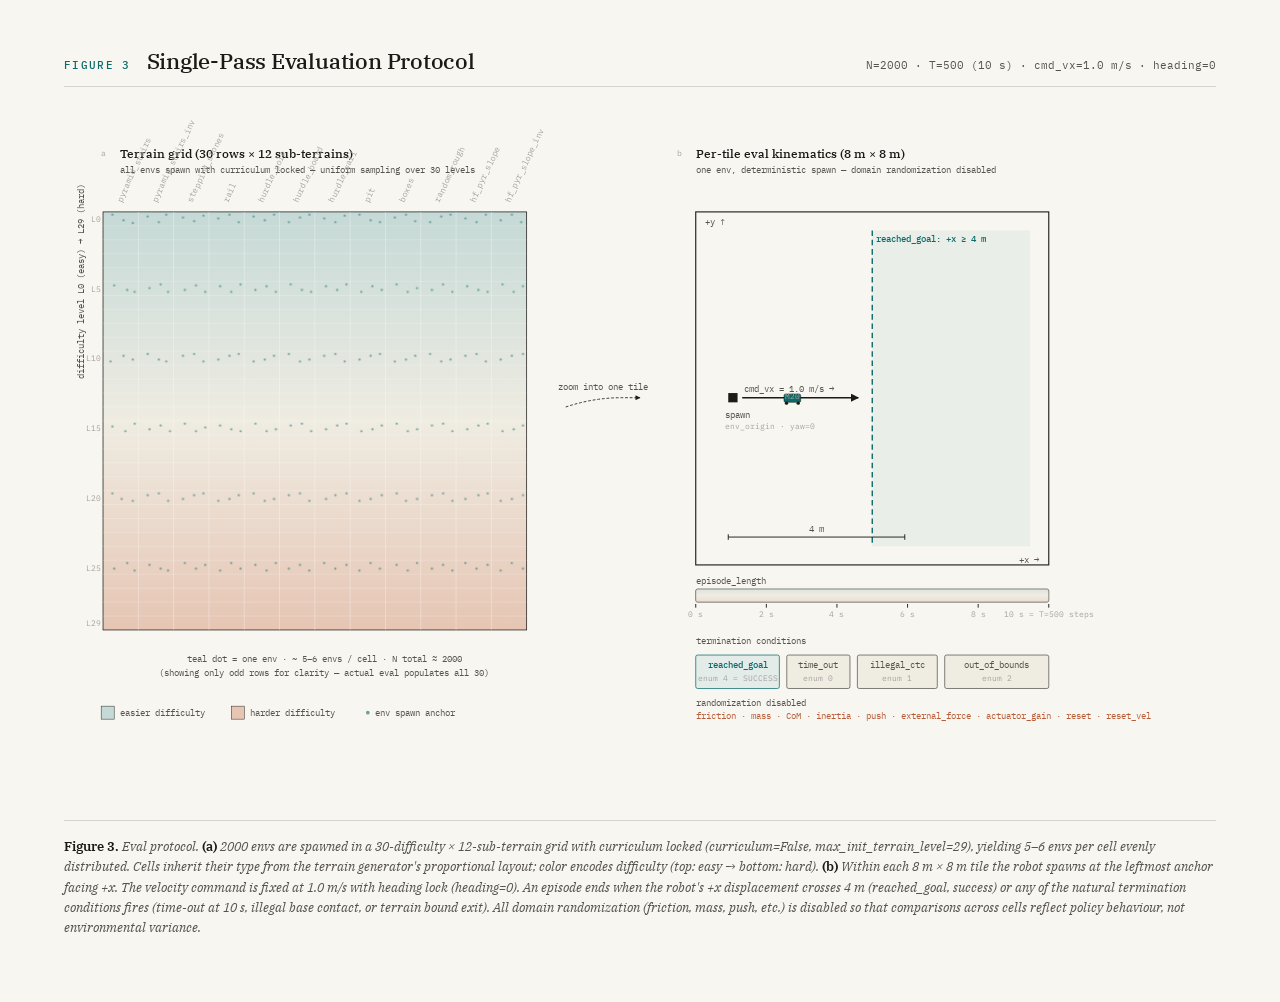
<file: docs/figures/03_eval_protocol.html>
<!DOCTYPE html>
<html lang="en">
<head>
<meta charset="UTF-8">
<title>Figure 3 — Eval Protocol</title>
<link rel="stylesheet" href="style.css">
</head>
<body>
<div class="page">

  <div class="figure-meta">
    <span class="label">Figure&nbsp;3</span>
    <span class="title">Single-Pass Evaluation Protocol</span>
    <span class="sub">N=2000 · T=500 (10 s) · cmd_vx=1.0 m/s · heading=0</span>
  </div>

  <div class="canvas">
  <svg viewBox="0 0 1240 720" xmlns="http://www.w3.org/2000/svg" aria-label="Eval protocol diagram">

    <defs>
      <marker id="arrow3" viewBox="0 0 10 10" refX="9" refY="5"
              markerWidth="6" markerHeight="6" orient="auto-start-reverse">
        <path d="M0,0 L10,5 L0,10 z" fill="#1c1917"/>
      </marker>
      <marker id="arrow-teal3" viewBox="0 0 10 10" refX="9" refY="5"
              markerWidth="7" markerHeight="7" orient="auto-start-reverse">
        <path d="M0,0 L10,5 L0,10 z" fill="#0a6b6b"/>
      </marker>

      <!-- Hatch for failed cells -->
      <pattern id="hatch" patternUnits="userSpaceOnUse" width="4" height="4" patternTransform="rotate(45)">
        <line x1="0" y1="0" x2="0" y2="4" stroke="#a8a29e" stroke-width="0.6"/>
      </pattern>
    </defs>

    <!-- ============================================================
         LEFT PANEL — terrain grid (40..600)
         ============================================================ -->

    <g id="grid-panel">

      <text class="svg-text-tiny" x="40" y="40">a</text>
      <text class="svg-text-title" x="60" y="42">Terrain grid (30 rows × 12 sub-terrains)</text>
      <text class="svg-text-mono"  x="60" y="58" fill="#57534e">
        all envs spawn with curriculum locked — uniform sampling over 30 levels
      </text>

      <!-- column labels (12 sub-terrains, rotated) -->
      <g class="svg-text-tiny" fill="#1c1917">
        <text x="62"  y="90" transform="rotate(-65 62 90)">pyramid_stairs</text>
        <text x="100" y="90" transform="rotate(-65 100 90)">pyramid_stairs_inv</text>
        <text x="138" y="90" transform="rotate(-65 138 90)">stepping_stones</text>
        <text x="176" y="90" transform="rotate(-65 176 90)">rail</text>
        <text x="214" y="90" transform="rotate(-65 214 90)">hurdle_pole</text>
        <text x="252" y="90" transform="rotate(-65 252 90)">hurdle_board</text>
        <text x="290" y="90" transform="rotate(-65 290 90)">hurdle_wall</text>
        <text x="328" y="90" transform="rotate(-65 328 90)">pit</text>
        <text x="366" y="90" transform="rotate(-65 366 90)">boxes</text>
        <text x="404" y="90" transform="rotate(-65 404 90)">random_rough</text>
        <text x="442" y="90" transform="rotate(-65 442 90)">hf_pyr_slope</text>
        <text x="480" y="90" transform="rotate(-65 480 90)">hf_pyr_slope_inv</text>
      </g>

      <!-- difficulty axis label -->
      <text class="svg-text-mono" x="22" y="280" fill="#57534e" transform="rotate(-90 22 280)">
        difficulty level   L0 (easy)   →   L29 (hard)
      </text>

      <!-- ============================================================
           Grid cells. 12 cols × 30 rows. Cell size 38×15.
           Origin: x=42, y=100.
           Color: warmth gradient with level (top=easy=teal-soft, bottom=hard=amber-soft).
           ============================================================ -->
      <g id="grid-cells">
        <!-- generate 360 cells inline -->
        <!-- 30 rows × 12 cols -->
        <!-- I'll fill colors by level: lerp between #c5d9d6 (teal-soft, easy)
             and #e6c5b3 (amber-soft, hard). -->
      </g>

      <!-- Use a single big rect with stroke pattern, then individual fills -->
      <g stroke="#fff" stroke-width="0.6">

        <!-- Row by row, color encodes difficulty (level/29) using lerp teal→amber -->
        <!-- For SVG simplicity, write out each row as a single linear gradient -->

      </g>

      <!-- Cleaner approach: cell rects programmatically by row stamping.
           Since SVG inline doesn't have loops, write 30 row groups. -->

      <g transform="translate(42 100)">
        <!-- Row 0 -->
        <g transform="translate(0 0)" fill="#c5d9d6">
          <rect x="0"   y="0" width="38" height="15"/><rect x="38"  y="0" width="38" height="15"/>
          <rect x="76"  y="0" width="38" height="15"/><rect x="114" y="0" width="38" height="15"/>
          <rect x="152" y="0" width="38" height="15"/><rect x="190" y="0" width="38" height="15"/>
          <rect x="228" y="0" width="38" height="15"/><rect x="266" y="0" width="38" height="15"/>
          <rect x="304" y="0" width="38" height="15"/><rect x="342" y="0" width="38" height="15"/>
          <rect x="380" y="0" width="38" height="15"/><rect x="418" y="0" width="38" height="15"/>
        </g>
        <!-- We use a single rect group with a vertical gradient for the rest -->
      </g>

      <!-- Replace the verbose row-stamping with a single 12-col-wide
           gradient-filled rect: vertical gradient from teal-soft to amber-soft. -->
      <defs>
        <linearGradient id="gradLevel" x1="0" y1="0" x2="0" y2="1">
          <stop offset="0%"   stop-color="#c5d9d6"/>
          <stop offset="50%"  stop-color="#efece2"/>
          <stop offset="100%" stop-color="#e6c5b3"/>
        </linearGradient>
      </defs>

      <rect x="42" y="100" width="456" height="450" fill="url(#gradLevel)" stroke="#1c1917" stroke-width="0.8"/>

      <!-- Grid lines: 11 verticals, 29 horizontals -->
      <g stroke="#fff" stroke-width="0.5" opacity="0.7">
        <line x1="80"  y1="100" x2="80"  y2="550"/>
        <line x1="118" y1="100" x2="118" y2="550"/>
        <line x1="156" y1="100" x2="156" y2="550"/>
        <line x1="194" y1="100" x2="194" y2="550"/>
        <line x1="232" y1="100" x2="232" y2="550"/>
        <line x1="270" y1="100" x2="270" y2="550"/>
        <line x1="308" y1="100" x2="308" y2="550"/>
        <line x1="346" y1="100" x2="346" y2="550"/>
        <line x1="384" y1="100" x2="384" y2="550"/>
        <line x1="422" y1="100" x2="422" y2="550"/>
        <line x1="460" y1="100" x2="460" y2="550"/>
      </g>
      <g stroke="#fff" stroke-width="0.4" opacity="0.5">
        <line x1="42" y1="115" x2="498" y2="115"/>
        <line x1="42" y1="130" x2="498" y2="130"/>
        <line x1="42" y1="145" x2="498" y2="145"/>
        <line x1="42" y1="160" x2="498" y2="160"/>
        <line x1="42" y1="175" x2="498" y2="175"/>
        <line x1="42" y1="190" x2="498" y2="190"/>
        <line x1="42" y1="205" x2="498" y2="205"/>
        <line x1="42" y1="220" x2="498" y2="220"/>
        <line x1="42" y1="235" x2="498" y2="235"/>
        <line x1="42" y1="250" x2="498" y2="250"/>
        <line x1="42" y1="265" x2="498" y2="265"/>
        <line x1="42" y1="280" x2="498" y2="280"/>
        <line x1="42" y1="295" x2="498" y2="295"/>
        <line x1="42" y1="310" x2="498" y2="310"/>
        <line x1="42" y1="325" x2="498" y2="325"/>
        <line x1="42" y1="340" x2="498" y2="340"/>
        <line x1="42" y1="355" x2="498" y2="355"/>
        <line x1="42" y1="370" x2="498" y2="370"/>
        <line x1="42" y1="385" x2="498" y2="385"/>
        <line x1="42" y1="400" x2="498" y2="400"/>
        <line x1="42" y1="415" x2="498" y2="415"/>
        <line x1="42" y1="430" x2="498" y2="430"/>
        <line x1="42" y1="445" x2="498" y2="445"/>
        <line x1="42" y1="460" x2="498" y2="460"/>
        <line x1="42" y1="475" x2="498" y2="475"/>
        <line x1="42" y1="490" x2="498" y2="490"/>
        <line x1="42" y1="505" x2="498" y2="505"/>
        <line x1="42" y1="520" x2="498" y2="520"/>
        <line x1="42" y1="535" x2="498" y2="535"/>
      </g>

      <!-- Row labels (only show every 5) -->
      <g class="svg-text-tiny" text-anchor="end" fill="#57534e">
        <text x="40" y="111">L0</text>
        <text x="40" y="186">L5</text>
        <text x="40" y="261">L10</text>
        <text x="40" y="336">L15</text>
        <text x="40" y="411">L20</text>
        <text x="40" y="486">L25</text>
        <text x="40" y="546">L29</text>
      </g>

      <!-- Env dots: scatter ~ 2000 envs across 360 cells = 5.5 per cell.
           Place 4-7 dots per cell jittered. We'll write a manageable
           subset programmatically — just enough to read visually. -->
      <g id="env-dots" fill="#0a6b6b" opacity="0.6">
        <!-- helper: dot at (x, y) -->
        <!-- 4 dots per cell, roughly. 30 rows × 12 cols × 4 = 1440 dots. Heavy.
             Reduce to 3 per cell for visual clarity. We'll write rows as JS-like
             but since static, let's do every other row + 3 dots per cell = 540. -->
      </g>
      <!-- Approximated env density: stamp dots in a deterministic pattern -->
      <g fill="#0a6b6b" opacity="0.55">
        <!-- macro: for each (col, row) in 12 × 30, place 3 dots at (cx + jx, cy + jy) -->
        <!-- generate inline via repetition -->

        <!-- Row 0 -->
        <g transform="translate(42 100)">
          <circle cx="10" cy="3"  r="1.2"/><circle cx="22" cy="9"  r="1.2"/><circle cx="32" cy="12" r="1.2"/>
          <circle cx="48" cy="5"  r="1.2"/><circle cx="60" cy="11" r="1.2"/><circle cx="68" cy="3"  r="1.2"/>
          <circle cx="86" cy="6"  r="1.2"/><circle cx="98" cy="10" r="1.2"/><circle cx="108" cy="4" r="1.2"/>
          <circle cx="124" cy="7" r="1.2"/><circle cx="136" cy="3" r="1.2"/><circle cx="146" cy="11" r="1.2"/>
          <circle cx="162" cy="5" r="1.2"/><circle cx="174" cy="9" r="1.2"/><circle cx="184" cy="3" r="1.2"/>
          <circle cx="200" cy="11" r="1.2"/><circle cx="212" cy="6" r="1.2"/><circle cx="222" cy="3" r="1.2"/>
          <circle cx="238" cy="7" r="1.2"/><circle cx="250" cy="11" r="1.2"/><circle cx="260" cy="4" r="1.2"/>
          <circle cx="276" cy="3" r="1.2"/><circle cx="288" cy="9" r="1.2"/><circle cx="298" cy="11" r="1.2"/>
          <circle cx="314" cy="6" r="1.2"/><circle cx="326" cy="3" r="1.2"/><circle cx="336" cy="10" r="1.2"/>
          <circle cx="352" cy="11" r="1.2"/><circle cx="364" cy="5" r="1.2"/><circle cx="374" cy="3" r="1.2"/>
          <circle cx="390" cy="7" r="1.2"/><circle cx="402" cy="11" r="1.2"/><circle cx="412" cy="3" r="1.2"/>
          <circle cx="428" cy="9" r="1.2"/><circle cx="440" cy="3" r="1.2"/><circle cx="450" cy="11" r="1.2"/>
        </g>
        <!-- Replicate the same pattern shifted down for each subsequent row. -->
        <!-- For brevity, render with <use> ... but we'd need <symbol>. Just inline 5 more rows -->
        <g transform="translate(42 175)">
          <circle cx="12" cy="4" r="1.2"/><circle cx="26" cy="9" r="1.2"/><circle cx="34" cy="11" r="1.2"/>
          <circle cx="50" cy="7" r="1.2"/><circle cx="62" cy="3" r="1.2"/><circle cx="70" cy="11" r="1.2"/>
          <circle cx="88" cy="9" r="1.2"/><circle cx="100" cy="4" r="1.2"/><circle cx="110" cy="11" r="1.2"/>
          <circle cx="126" cy="5" r="1.2"/><circle cx="138" cy="11" r="1.2"/><circle cx="148" cy="3" r="1.2"/>
          <circle cx="164" cy="9" r="1.2"/><circle cx="176" cy="5" r="1.2"/><circle cx="186" cy="11" r="1.2"/>
          <circle cx="202" cy="3" r="1.2"/><circle cx="214" cy="9" r="1.2"/><circle cx="224" cy="11" r="1.2"/>
          <circle cx="240" cy="5" r="1.2"/><circle cx="252" cy="9" r="1.2"/><circle cx="262" cy="3" r="1.2"/>
          <circle cx="278" cy="11" r="1.2"/><circle cx="290" cy="5" r="1.2"/><circle cx="300" cy="9" r="1.2"/>
          <circle cx="316" cy="3" r="1.2"/><circle cx="328" cy="11" r="1.2"/><circle cx="338" cy="7" r="1.2"/>
          <circle cx="354" cy="9" r="1.2"/><circle cx="366" cy="3" r="1.2"/><circle cx="376" cy="11" r="1.2"/>
          <circle cx="392" cy="5" r="1.2"/><circle cx="404" cy="9" r="1.2"/><circle cx="414" cy="11" r="1.2"/>
          <circle cx="430" cy="3" r="1.2"/><circle cx="442" cy="11" r="1.2"/><circle cx="452" cy="5" r="1.2"/>
        </g>
        <g transform="translate(42 250)">
          <circle cx="8" cy="11" r="1.2"/><circle cx="22" cy="5" r="1.2"/><circle cx="32" cy="9" r="1.2"/>
          <circle cx="48" cy="3" r="1.2"/><circle cx="60" cy="9" r="1.2"/><circle cx="68" cy="11" r="1.2"/>
          <circle cx="86" cy="5" r="1.2"/><circle cx="98" cy="3" r="1.2"/><circle cx="108" cy="11" r="1.2"/>
          <circle cx="124" cy="9" r="1.2"/><circle cx="136" cy="5" r="1.2"/><circle cx="146" cy="3" r="1.2"/>
          <circle cx="162" cy="11" r="1.2"/><circle cx="174" cy="9" r="1.2"/><circle cx="184" cy="5" r="1.2"/>
          <circle cx="200" cy="3" r="1.2"/><circle cx="212" cy="11" r="1.2"/><circle cx="222" cy="9" r="1.2"/>
          <circle cx="238" cy="5" r="1.2"/><circle cx="250" cy="3" r="1.2"/><circle cx="260" cy="11" r="1.2"/>
          <circle cx="276" cy="9" r="1.2"/><circle cx="288" cy="5" r="1.2"/><circle cx="298" cy="3" r="1.2"/>
          <circle cx="314" cy="11" r="1.2"/><circle cx="326" cy="9" r="1.2"/><circle cx="336" cy="5" r="1.2"/>
          <circle cx="352" cy="3" r="1.2"/><circle cx="364" cy="11" r="1.2"/><circle cx="374" cy="9" r="1.2"/>
          <circle cx="390" cy="5" r="1.2"/><circle cx="402" cy="3" r="1.2"/><circle cx="412" cy="11" r="1.2"/>
          <circle cx="428" cy="9" r="1.2"/><circle cx="440" cy="5" r="1.2"/><circle cx="452" cy="3" r="1.2"/>
        </g>
        <g transform="translate(42 325)">
          <circle cx="10" cy="6" r="1.2"/><circle cx="24" cy="11" r="1.2"/><circle cx="34" cy="3" r="1.2"/>
          <circle cx="50" cy="9" r="1.2"/><circle cx="62" cy="5" r="1.2"/><circle cx="72" cy="11" r="1.2"/>
          <circle cx="88" cy="3" r="1.2"/><circle cx="100" cy="11" r="1.2"/><circle cx="110" cy="7" r="1.2"/>
          <circle cx="126" cy="5" r="1.2"/><circle cx="138" cy="9" r="1.2"/><circle cx="148" cy="11" r="1.2"/>
          <circle cx="164" cy="3" r="1.2"/><circle cx="176" cy="11" r="1.2"/><circle cx="186" cy="9" r="1.2"/>
          <circle cx="202" cy="5" r="1.2"/><circle cx="214" cy="3" r="1.2"/><circle cx="224" cy="11" r="1.2"/>
          <circle cx="240" cy="9" r="1.2"/><circle cx="252" cy="5" r="1.2"/><circle cx="262" cy="3" r="1.2"/>
          <circle cx="278" cy="11" r="1.2"/><circle cx="290" cy="9" r="1.2"/><circle cx="300" cy="5" r="1.2"/>
          <circle cx="316" cy="3" r="1.2"/><circle cx="328" cy="11" r="1.2"/><circle cx="338" cy="9" r="1.2"/>
          <circle cx="354" cy="5" r="1.2"/><circle cx="366" cy="3" r="1.2"/><circle cx="376" cy="11" r="1.2"/>
          <circle cx="392" cy="9" r="1.2"/><circle cx="404" cy="5" r="1.2"/><circle cx="414" cy="3" r="1.2"/>
          <circle cx="430" cy="11" r="1.2"/><circle cx="442" cy="9" r="1.2"/><circle cx="452" cy="5" r="1.2"/>
        </g>
        <g transform="translate(42 400)">
          <circle cx="10" cy="3" r="1.2"/><circle cx="20" cy="9" r="1.2"/><circle cx="32" cy="11" r="1.2"/>
          <circle cx="48" cy="5" r="1.2"/><circle cx="60" cy="3" r="1.2"/><circle cx="70" cy="11" r="1.2"/>
          <circle cx="86" cy="9" r="1.2"/><circle cx="98" cy="5" r="1.2"/><circle cx="108" cy="3" r="1.2"/>
          <circle cx="124" cy="11" r="1.2"/><circle cx="136" cy="9" r="1.2"/><circle cx="146" cy="5" r="1.2"/>
          <circle cx="162" cy="3" r="1.2"/><circle cx="174" cy="11" r="1.2"/><circle cx="184" cy="9" r="1.2"/>
          <circle cx="200" cy="5" r="1.2"/><circle cx="212" cy="3" r="1.2"/><circle cx="222" cy="11" r="1.2"/>
          <circle cx="240" cy="9" r="1.2"/><circle cx="250" cy="5" r="1.2"/><circle cx="262" cy="3" r="1.2"/>
          <circle cx="276" cy="11" r="1.2"/><circle cx="288" cy="9" r="1.2"/><circle cx="300" cy="5" r="1.2"/>
          <circle cx="316" cy="3" r="1.2"/><circle cx="326" cy="11" r="1.2"/><circle cx="338" cy="9" r="1.2"/>
          <circle cx="354" cy="5" r="1.2"/><circle cx="366" cy="3" r="1.2"/><circle cx="376" cy="11" r="1.2"/>
          <circle cx="390" cy="9" r="1.2"/><circle cx="404" cy="5" r="1.2"/><circle cx="414" cy="3" r="1.2"/>
          <circle cx="428" cy="11" r="1.2"/><circle cx="440" cy="9" r="1.2"/><circle cx="452" cy="5" r="1.2"/>
        </g>
        <g transform="translate(42 475)">
          <circle cx="12" cy="9" r="1.2"/><circle cx="26" cy="3" r="1.2"/><circle cx="34" cy="11" r="1.2"/>
          <circle cx="50" cy="5" r="1.2"/><circle cx="62" cy="9" r="1.2"/><circle cx="70" cy="11" r="1.2"/>
          <circle cx="88" cy="3" r="1.2"/><circle cx="100" cy="9" r="1.2"/><circle cx="110" cy="5" r="1.2"/>
          <circle cx="126" cy="11" r="1.2"/><circle cx="138" cy="3" r="1.2"/><circle cx="148" cy="9" r="1.2"/>
          <circle cx="164" cy="5" r="1.2"/><circle cx="176" cy="11" r="1.2"/><circle cx="186" cy="3" r="1.2"/>
          <circle cx="200" cy="9" r="1.2"/><circle cx="212" cy="5" r="1.2"/><circle cx="222" cy="11" r="1.2"/>
          <circle cx="238" cy="3" r="1.2"/><circle cx="250" cy="9" r="1.2"/><circle cx="262" cy="5" r="1.2"/>
          <circle cx="276" cy="11" r="1.2"/><circle cx="288" cy="3" r="1.2"/><circle cx="298" cy="9" r="1.2"/>
          <circle cx="316" cy="5" r="1.2"/><circle cx="328" cy="11" r="1.2"/><circle cx="338" cy="3" r="1.2"/>
          <circle cx="354" cy="9" r="1.2"/><circle cx="366" cy="5" r="1.2"/><circle cx="376" cy="11" r="1.2"/>
          <circle cx="390" cy="3" r="1.2"/><circle cx="402" cy="9" r="1.2"/><circle cx="414" cy="5" r="1.2"/>
          <circle cx="428" cy="11" r="1.2"/><circle cx="440" cy="3" r="1.2"/><circle cx="452" cy="9" r="1.2"/>
        </g>
      </g>

      <!-- Density caption -->
      <text class="svg-text-mono" x="280" y="585" text-anchor="middle" fill="#0a6b6b">
        teal dot = one env  ·  ~ 5–6 envs / cell  ·  N total ≈ 2000
      </text>
      <text class="svg-text-mono" x="280" y="600" text-anchor="middle" fill="#57534e">
        (showing only odd rows for clarity — actual eval populates all 30)
      </text>

      <!-- Legend swatches -->
      <g transform="translate(40 632)">
        <rect width="14" height="14" fill="#c5d9d6" stroke="#1c1917" stroke-width="0.5"/>
        <text class="svg-text-mono" x="20" y="11">easier difficulty</text>
        <rect x="140" y="0" width="14" height="14" fill="#e6c5b3" stroke="#1c1917" stroke-width="0.5"/>
        <text class="svg-text-mono" x="160" y="11">harder difficulty</text>
        <circle cx="287" cy="7" r="2" fill="#0a6b6b" opacity="0.6"/>
        <text class="svg-text-mono" x="295" y="11">env spawn anchor</text>
      </g>
    </g>

    <!-- ============================================================
         CENTER — connector arrow "zoom into one cell"
         ============================================================ -->
    <g transform="translate(540 310)">
      <path d="M 0 0 Q 30 -10, 60 -10 L 80 -10" stroke="#1c1917" stroke-width="0.9"
            fill="none" marker-end="url(#arrow3)" stroke-dasharray="3 2"/>
      <text class="svg-text-mono" x="40" y="-18" text-anchor="middle" fill="#57534e">
        zoom into one tile
      </text>
    </g>

    <!-- ============================================================
         RIGHT PANEL — single tile zoom (660..1200)
         ============================================================ -->
    <g id="tile-zoom">

      <text class="svg-text-tiny" x="660" y="40">b</text>
      <text class="svg-text-title" x="680" y="42">Per-tile eval kinematics (8 m × 8 m)</text>
      <text class="svg-text-mono"  x="680" y="58" fill="#57534e">
        one env, deterministic spawn — domain randomization disabled
      </text>

      <!-- 8m × 8m tile, drawn as a 320x320 square -->
      <g transform="translate(680 100)">
        <!-- Tile background -->
        <rect width="380" height="380" fill="#f8f6f0" stroke="#1c1917" stroke-width="1.2"/>

        <!-- 4m goal line (vertical, at x=190, midway through tile) -->
        <line x1="190" y1="20" x2="190" y2="360"
              stroke="#0a6b6b" stroke-width="1.5" stroke-dasharray="6 4"/>
        <text class="svg-text-accent" x="194" y="32" fill="#0a6b6b">
          reached_goal: +x ≥ 4 m
        </text>

        <!-- Faded success region (right of goal line) -->
        <rect x="190" y="20" width="170" height="340"
              fill="#0a6b6b" opacity="0.06"/>

        <!-- Spawn anchor: square marker at (40, 200) -->
        <rect x="35" y="195" width="10" height="10" fill="#1c1917"/>
        <text class="svg-text-mono" x="32" y="222">spawn</text>
        <text class="svg-text-tiny" x="32" y="234" fill="#57534e">env_origin · yaw=0</text>

        <!-- heading arrow (long, towards +x) -->
        <line x1="50" y1="200" x2="175" y2="200"
              stroke="#1c1917" stroke-width="1.5" marker-end="url(#arrow3)"/>
        <text class="svg-text-mono" x="100" y="194" text-anchor="middle">
          cmd_vx = 1.0 m/s   →
        </text>

        <!-- robot icon at midway (~ 100, 200) — abstract rounded rectangle -->
        <g transform="translate(95 196) scale(0.9)">
          <rect x="0" y="0" width="20" height="10" rx="2" fill="#0a6b6b" stroke="#1c1917" stroke-width="0.6"/>
          <circle cx="3" cy="11" r="2" fill="#1c1917"/>
          <circle cx="17" cy="11" r="2" fill="#1c1917"/>
          <text class="svg-text-tiny" x="10" y="6.5" text-anchor="middle" fill="#fff">M20</text>
        </g>

        <!-- axes labels -->
        <text class="svg-text-mono" x="370" y="378" text-anchor="end" fill="#57534e">+x →</text>
        <text class="svg-text-mono" x="10" y="14" fill="#57534e">+y ↑</text>

        <!-- scale bar -->
        <g transform="translate(35 350)">
          <line x1="0" y1="0" x2="190" y2="0" stroke="#1c1917" stroke-width="1"/>
          <line x1="0" y1="-3" x2="0" y2="3" stroke="#1c1917" stroke-width="1"/>
          <line x1="190" y1="-3" x2="190" y2="3" stroke="#1c1917" stroke-width="1"/>
          <text class="svg-text-mono" x="95" y="-5" text-anchor="middle">4 m</text>
        </g>
      </g>

      <!-- 10s window indicator -->
      <g transform="translate(680 500)">
        <text class="svg-text-mono" x="0" y="0" fill="#57534e">episode_length</text>
        <rect x="0" y="6" width="380" height="14" rx="2"
              fill="#efece2" stroke="#1c1917" stroke-width="0.7"/>
        <rect x="0" y="6" width="380" height="14" rx="2"
              fill="url(#gradLevel)" opacity="0.4"/>
        <g class="svg-text-tiny" fill="#1c1917">
          <line x1="0"   y1="22" x2="0"   y2="26" stroke="#1c1917"/>
          <line x1="76"  y1="22" x2="76"  y2="26" stroke="#1c1917"/>
          <line x1="152" y1="22" x2="152" y2="26" stroke="#1c1917"/>
          <line x1="228" y1="22" x2="228" y2="26" stroke="#1c1917"/>
          <line x1="304" y1="22" x2="304" y2="26" stroke="#1c1917"/>
          <line x1="380" y1="22" x2="380" y2="26" stroke="#1c1917"/>
          <text x="0"   y="36" text-anchor="middle">0 s</text>
          <text x="76"  y="36" text-anchor="middle">2 s</text>
          <text x="152" y="36" text-anchor="middle">4 s</text>
          <text x="228" y="36" text-anchor="middle">6 s</text>
          <text x="304" y="36" text-anchor="middle">8 s</text>
          <text x="380" y="36" text-anchor="middle">10 s = T=500 steps</text>
        </g>
      </g>

      <!-- Termination cause table -->
      <g transform="translate(680 565)">
        <text class="svg-text-mono" x="0" y="0" fill="#57534e">termination conditions</text>

        <g transform="translate(0 12)">
          <rect x="0"   y="0" width="90"  height="36" rx="2"
                fill="#e3ece9" stroke="#0a6b6b" stroke-width="0.8"/>
          <text class="svg-text-accent" x="45" y="14" text-anchor="middle" fill="#0a6b6b">reached_goal</text>
          <text class="svg-text-tiny"   x="45" y="28" text-anchor="middle" fill="#0a6b6b">enum 4 = SUCCESS</text>

          <rect x="98"  y="0" width="68"  height="36" rx="2"
                fill="#efece2" stroke="#57534e" stroke-width="0.8"/>
          <text class="svg-text-mono" x="132" y="14" text-anchor="middle">time_out</text>
          <text class="svg-text-tiny" x="132" y="28" text-anchor="middle" fill="#57534e">enum 0</text>

          <rect x="174" y="0" width="86" height="36" rx="2"
                fill="#efece2" stroke="#57534e" stroke-width="0.8"/>
          <text class="svg-text-mono" x="217" y="14" text-anchor="middle">illegal_ctc</text>
          <text class="svg-text-tiny" x="217" y="28" text-anchor="middle" fill="#57534e">enum 1</text>

          <rect x="268" y="0" width="112" height="36" rx="2"
                fill="#efece2" stroke="#57534e" stroke-width="0.8"/>
          <text class="svg-text-mono" x="324" y="14" text-anchor="middle">out_of_bounds</text>
          <text class="svg-text-tiny" x="324" y="28" text-anchor="middle" fill="#57534e">enum 2</text>
        </g>
      </g>

      <!-- Domain randomization disable list -->
      <g transform="translate(680 632)" class="svg-text-mono" fill="#57534e">
        <text x="0" y="0">randomization disabled</text>
        <text x="0" y="14" fill="#b85c38">
          friction · mass · CoM · inertia · push · external_force · actuator_gain · reset · reset_vel
        </text>
      </g>
    </g>

  </svg>
  </div>

  <div class="caption">
    <b>Figure 3.</b>
    Eval protocol. <b>(a)</b> 2000 envs are spawned in a
    30-difficulty × 12-sub-terrain grid with curriculum locked
    (<i>curriculum=False</i>, <i>max_init_terrain_level=29</i>),
    yielding 5–6 envs per cell evenly distributed. Cells inherit
    their type from the terrain generator's proportional layout;
    color encodes difficulty (top: easy → bottom: hard).
    <b>(b)</b> Within each 8 m × 8 m tile the robot spawns at the
    leftmost anchor facing +x. The velocity command is fixed at
    1.0 m/s with heading lock (heading=0). An episode ends when the
    robot's +x displacement crosses 4 m (<i>reached_goal</i>,
    success) or any of the natural termination conditions fires
    (time-out at 10 s, illegal base contact, or terrain bound exit).
    All domain randomization (friction, mass, push, etc.) is
    disabled so that comparisons across cells reflect policy
    behaviour, not environmental variance.
  </div>

</div>
</body>
</html>
</file>
<file: docs/figures/style.css>
/* Shared paper-figure stylesheet
 * Aesthetic: refined editorial, NeurIPS/Nature-style
 * Palette: ink + warm paper + single teal accent
 */

@import url('https://fonts.googleapis.com/css2?family=IBM+Plex+Serif:ital,wght@0,400;0,500;0,600;1,400&family=IBM+Plex+Sans:wght@300;400;500;600&family=IBM+Plex+Mono:wght@400;500&display=swap');

:root {
  --paper: #f8f6f0;
  --paper-deep: #efece2;
  --ink: #1c1917;
  --ink-soft: #57534e;
  --ink-faint: #a8a29e;
  --rule: #d6d3d1;
  --teal: #0a6b6b;
  --teal-soft: #c5d9d6;
  --teal-faint: #e3ece9;
  --amber: #b85c38;
  --amber-soft: #e6c5b3;

  --serif: 'IBM Plex Serif', Georgia, serif;
  --sans: 'IBM Plex Sans', sans-serif;
  --mono: 'IBM Plex Mono', 'Courier New', monospace;
}

html, body {
  margin: 0;
  padding: 0;
  background: var(--paper);
  color: var(--ink);
  font-family: var(--sans);
  -webkit-font-smoothing: antialiased;
}

body {
  padding: 48px 64px 64px;
}

.page {
  max-width: 1280px;
  margin: 0 auto;
}

/* Figure caption block at top — like a paper figure */
.figure-meta {
  display: flex;
  align-items: baseline;
  gap: 16px;
  padding-bottom: 12px;
  border-bottom: 1px solid var(--rule);
  margin-bottom: 32px;
}

.figure-meta .label {
  font-family: var(--mono);
  font-size: 11px;
  font-weight: 500;
  letter-spacing: 0.12em;
  text-transform: uppercase;
  color: var(--teal);
  white-space: nowrap;
}

.figure-meta .title {
  font-family: var(--serif);
  font-size: 22px;
  font-weight: 500;
  line-height: 1.2;
  color: var(--ink);
  letter-spacing: -0.01em;
}

.figure-meta .sub {
  margin-left: auto;
  font-family: var(--mono);
  font-size: 11px;
  color: var(--ink-soft);
  white-space: nowrap;
}

/* Caption / legend at bottom */
.caption {
  margin-top: 32px;
  padding-top: 16px;
  border-top: 1px solid var(--rule);
  font-family: var(--serif);
  font-size: 13px;
  line-height: 1.55;
  color: var(--ink-soft);
  font-style: italic;
}
.caption b {
  font-weight: 600;
  font-style: normal;
  color: var(--ink);
}

/* Figure canvas wrapper */
.canvas {
  position: relative;
  width: 100%;
}

svg {
  display: block;
  width: 100%;
  height: auto;
}

/* Reusable SVG class hooks for cross-figure consistency */
.svg-text-label  { font-family: var(--sans); font-size: 11px; fill: var(--ink); }
.svg-text-mono   { font-family: var(--mono); font-size: 10px; fill: var(--ink-soft); }
.svg-text-title  { font-family: var(--serif); font-size: 13px; font-weight: 500; fill: var(--ink); }
.svg-text-tiny   { font-family: var(--mono); font-size: 9px; fill: var(--ink-faint); }
.svg-text-accent { font-family: var(--mono); font-size: 10px; fill: var(--teal); font-weight: 500; }

/* Print-friendly */
@media print {
  body { padding: 0; background: white; }
  .figure-meta { page-break-after: avoid; }
}
</file>
